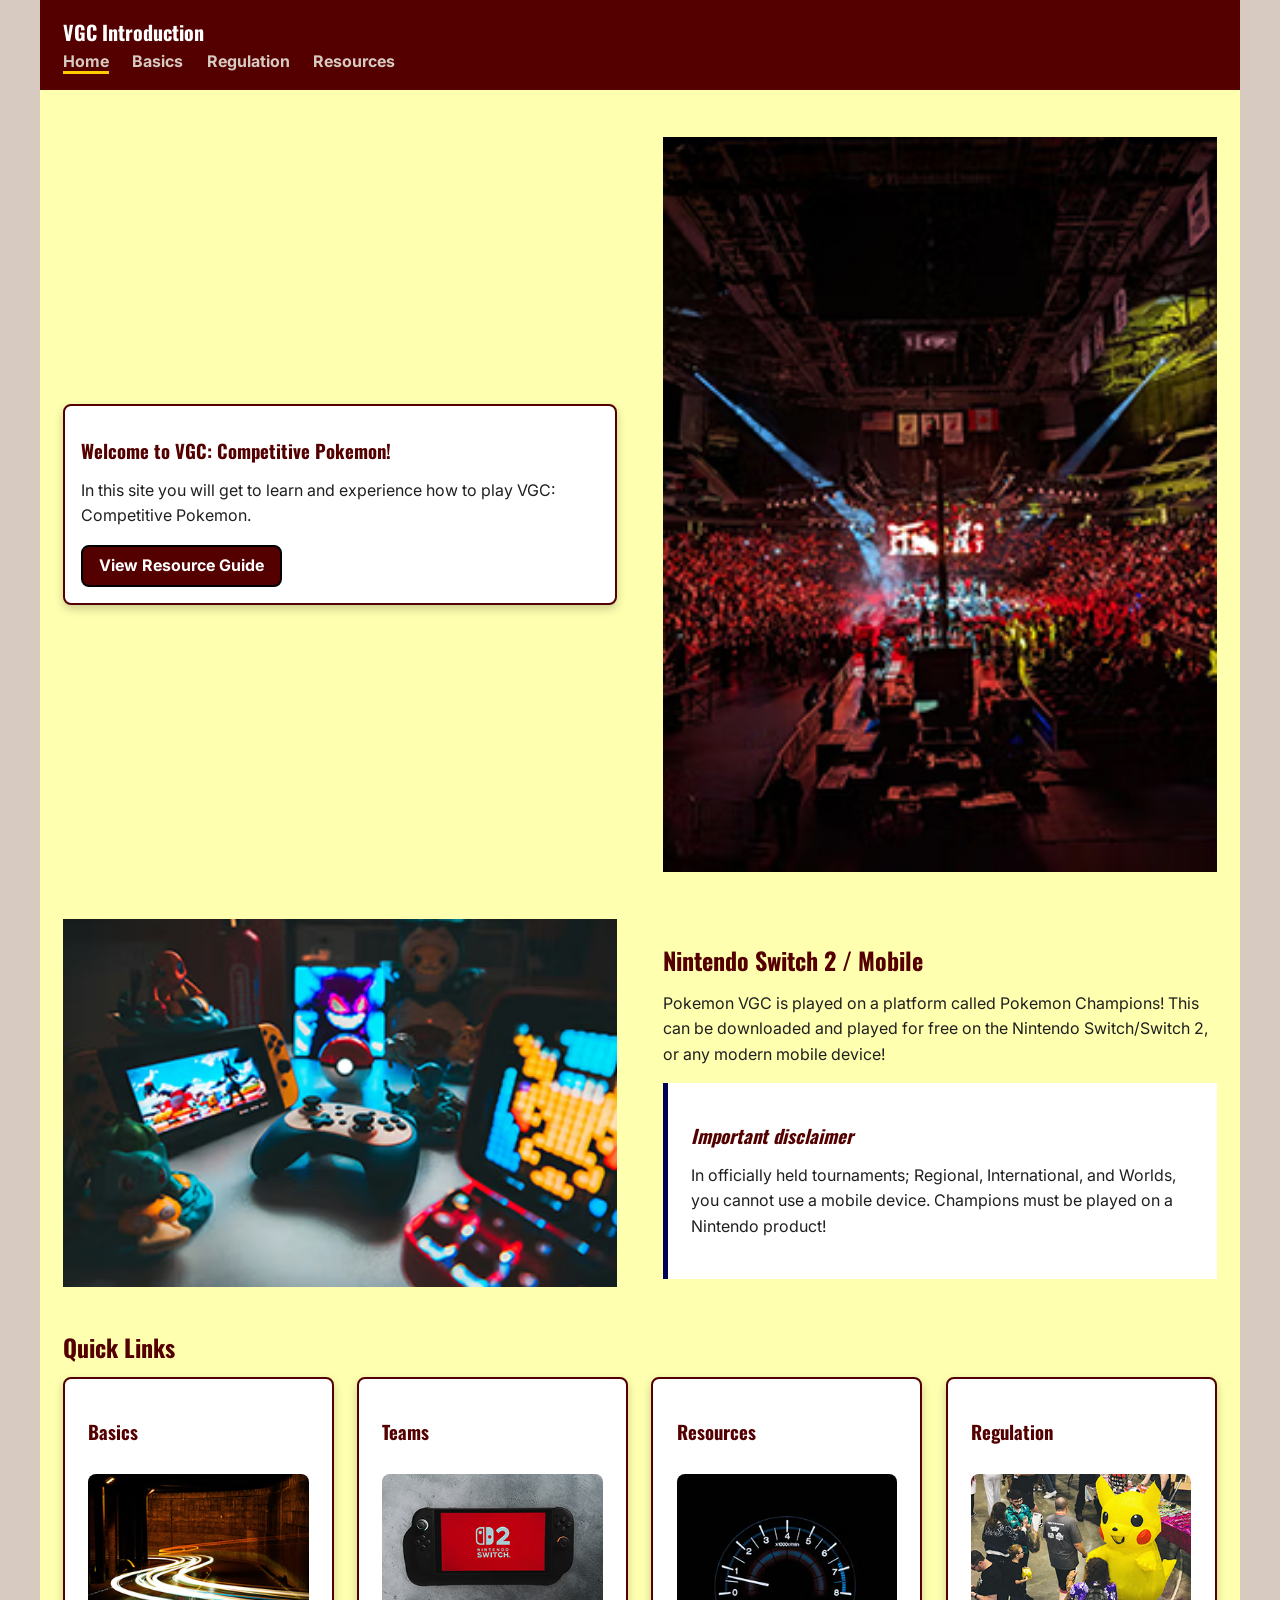
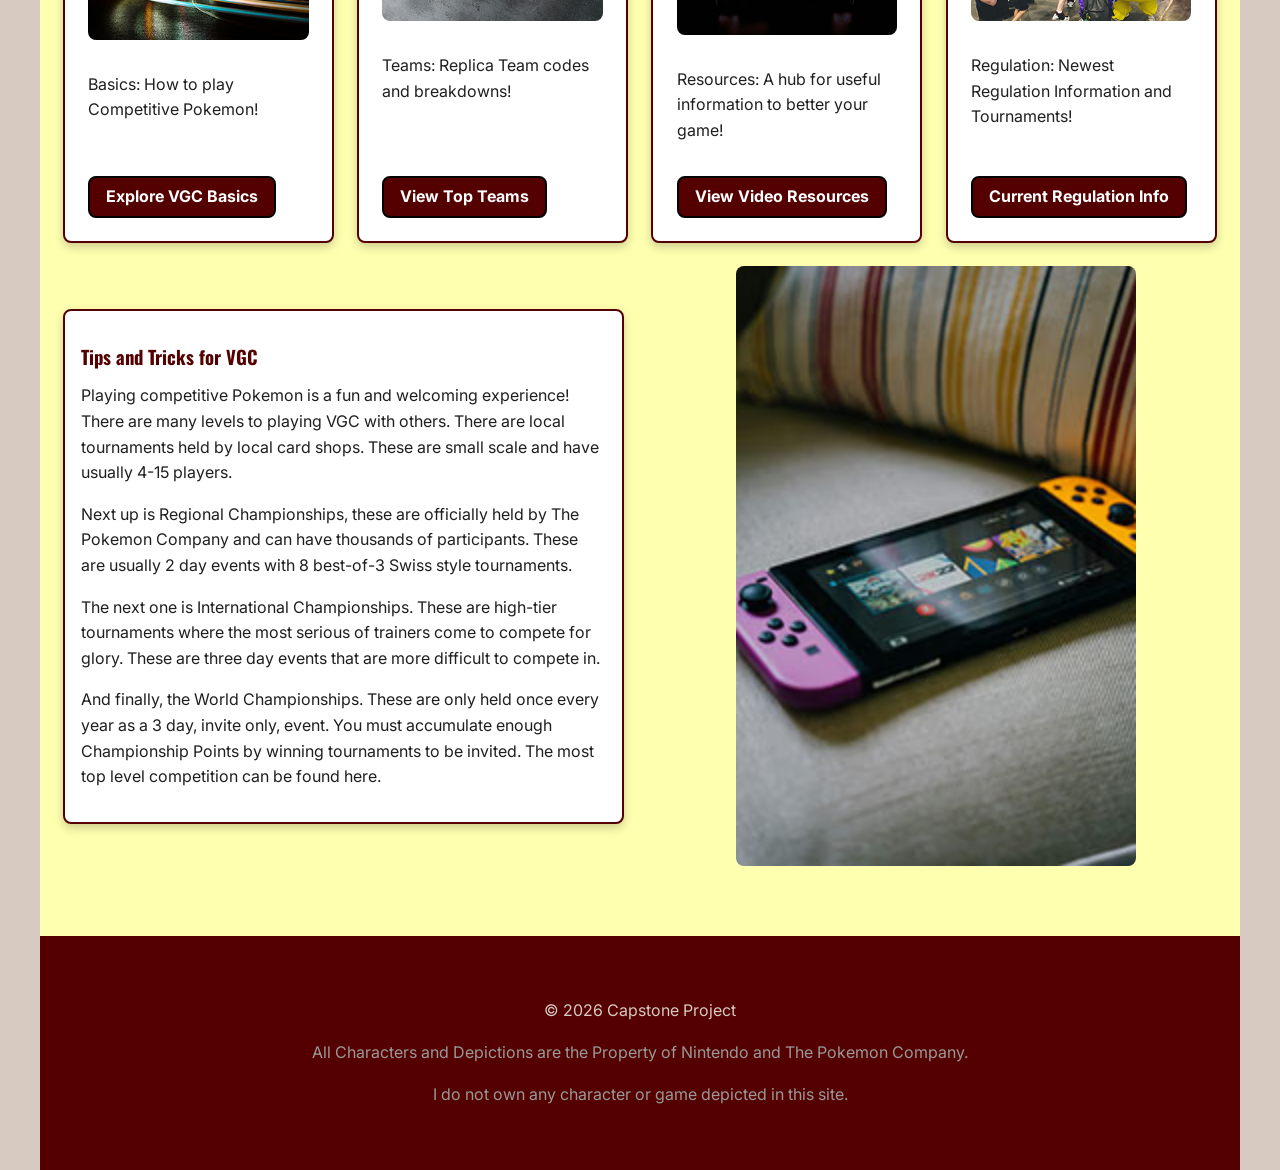
<file: index.html>
<!doctype html>
<html lang="en">
<head>
  <meta charset="utf-8">
  <meta name="description" content="An introduction to VGC: Pokemon Double Battles. Get access to the basics, and resources to learn more.">
  <meta name="author" content="Antonio Rodriguez Jr">
  <meta name="viewport" content="width=device-width, initial-scale=1">
  <title>VGC Introduction: Become a VGC meta master.</title>
  <link rel="canonical" href="https://vgcintroduction.com">
  <link rel="stylesheet" href="mystyles.css">
  <meta property="og:title" content="VGC Introduction: Become a VGC Meta Master.">
  <meta property="og:description" content="An introduction to VGC: Pokemon Double Battles. Get access to dominant tournament team records, interactive format rules, and veteran resource guides.">
  <meta property="og:type" content="website">
  <meta property="og:url" content="https://www.vgcintroduction.com">
  <meta property="og:image" content="https://www.vgcintroduction.com/images/gaming-arena-img.jpg">
  <meta property="og:image:alt" content="A massive, packed indoor stadium, like where the World Championships are held.">

                <!-- Inter FONT NOTES
                      Source: Google Fonts
                      License: Copyright 2020 The Inter Project Authors (https://github.com/rsms/inter)
                              This Font Software is licensed under the SIL Open Font License, Version 1.1 . 
                              This license is copied below, and is also available with a FAQ at: https://openfontlicense.org 
                              SIL OPEN FONT LICENSE Version 1.1 - 26 February 2007-->

                    <!-- Oswald Font notes
                    Source: Google Fonts
                    License: Copyright 2016 The Oswald Project Authors (https://github.com/googlefonts/OswaldFont)
                              This Font Software is licensed under the SIL Open Font License, Version 1.1 . 
                              This license is copied below, and is also available with a FAQ at: https://openfontlicense.org
                              SIL OPEN FONT LICENSE Version 1.1 - 26 February 2007 -->

  <link rel="preconnect" href="https://fonts.googleapis.com">
  <link rel="preconnect" href="https://fonts.gstatic.com" crossorigin>
  <link href="https://fonts.googleapis.com/css2?family=Inter:ital,opsz,wght@0,14..32,100..900;1,14..32,100..900&family=Oswald:wght@200..700&display=swap" rel="stylesheet">
</head>
<body>
  <header>
    <div class="nav-container">
      <a class="site-logo" href="#">VGC Introduction</a>
      <nav>
        <ul class="nav-list">
          <li><a aria-current="page" href="#">Home</a></li>
          <li><a href="basics.html">Basics</a></li>
          <li><a href="regulation.html">Regulation</a></li>
          <li><a href="resources.html">Resources</a></li>
        </ul>
      </nav>
    </div>
  </header>
  <main>
    <!-- First Section -->
    <section class="section1">
        <article>
          <div class="content1">
            <h1>Welcome to VGC: Competitive Pokemon!</h1>
            <p>In this site you will get to learn and experience how to play VGC: Competitive Pokemon.</p>
            <a href="resources.html" class="button">View Resource Guide</a>
          </div>

          <!-- ASSET AND PROVENANCE NOTES
            - Source: Unsplash 
            - License: Unsplash Open Source License - Unsplash grants you an irrevocable, nonexclusive, worldwide copyright license to 
                                                      download, copy, modify, distribute, perform, and use images from Unsplash for free, 
                                                      including for commercial purposes, without permission from or attributing the photographer or Unsplash. 
                                                      This license does not include the right to compile images from Unsplash to replicate a similar or competing service.
            - Purpose: To show how a Pokemon Tournament can be played in big Arenas and venues, decorative.
            - Optimization: splitting the files into two modern formats avif and webp with a fallback of the original JPG file -->
          <picture>
              <source type="image/avif" srcset="images/gaming-arena-img.avif">
              <source type="image/webp" srcset="images/gaming-arena-img.webp">
              <img src="images/gaming-arena-img.jpg" alt="packed arena for a concert" width="600" height="400" loading="lazy">
        </picture>
        </article>
    </section>

    <!-- Second Section  -->
     <section class="section2">
        <article>
          <div class="imagediv">

          <!-- ASSET AND PROVENANCE NOTES
          - Source: Unsplash 
          - License: Unsplash Open Source License - Unsplash grants you an irrevocable, nonexclusive, worldwide copyright license to 
                                                    download, copy, modify, distribute, perform, and use images from Unsplash for free, 
                                                    including for commercial purposes, without permission from or attributing the photographer or Unsplash. 
                                                    This license does not include the right to compile images from Unsplash to replicate a similar or competing service.
          - Purpose: to display potential examples of playing the Nintendo Switch and for decoration.
          - Optimization: splitting the files into two modern formats avif and webp. -->
            <picture>
                <source type="image/avif" srcset="images/how-to-play-img.avif">
                <source type="image/webp" srcset="images/how-to-play-img.webp">

              <img src="images/how-to-play-img.jpg" alt=" table full of Nintendo products such as a Switch, a controller, and various Pokémon products." width="600" height="400" loading="lazy">
            </picture>
          </div>
          <div class="switch-2-info">
            <h2>Nintendo Switch 2 / Mobile</h2>
            <p>Pokemon VGC is played on a platform called Pokemon Champions!
              This can be downloaded and played for free on the Nintendo Switch/Switch 2, or any modern mobile device!</p>
            <div class="callout">
              <h3>Important disclaimer</h3>
              <p>In officially held tournaments; Regional, International, and Worlds, you cannot use a mobile device. Champions must be played on a Nintendo product!</p>
            </div>
          </div>
        </article>
    </section>



    <!-- Section Three -->

     <section>
      <h2>Quick Links</h2>
      <div class="card-grid">
          <div class="card">
              <h3>Basics</h3>

              <!-- ASSET AND PROVENANCE NOTES
            - Source: Unsplash 
            - License: Unsplash Open Source License - Unsplash grants you an irrevocable, nonexclusive, worldwide copyright license to 
                                                      download, copy, modify, distribute, perform, and use images from Unsplash for free, 
                                                      including for commercial purposes, without permission from or attributing the photographer or Unsplash. 
                                                      This license does not include the right to compile images from Unsplash to replicate a similar or competing service.
            - Purpose: To showcase a decorative image for speed control in Pokemon.
            - Optimization: splitting the files into two modern formats avif and webp. -->
                <picture>
                  <source type="image/avif" srcset="images/speed-control-img.avif">
                  <source type="image/webp" srcset="images/speed-control-img.webp">

                  <img src="images/speed-control-img.jpg" alt=" Lights traveling through a tunnel, showing speed." width="400" height="250" loading="lazy">
              </picture>
              <p>Basics: How to play Competitive Pokemon!</p>
              <a href="basics.html" class="button">Explore VGC Basics</a> 
          </div>
          
        
          <div class="card">
              <h3>Teams</h3>

              <!-- ASSET AND PROVENANCE NOTES
            - Source: Unsplash 
            - License: Unsplash Open Source License - Unsplash grants you an irrevocable, nonexclusive, worldwide copyright license to 
                                                      download, copy, modify, distribute, perform, and use images from Unsplash for free, 
                                                      including for commercial purposes, without permission from or attributing the photographer or Unsplash. 
                                                      This license does not include the right to compile images from Unsplash to replicate a similar or competing service.
            - Purpose: a decorative image to show the switch 2
            - Optimization: splitting the files into two modern formats avif and webp.-->
                <picture>
                  <source type="image/avif" srcset="images/switch-2-img.avif">
                  <source type="image/webp" srcset="images/switch-2-img.webp">

                  <img src="images/switch-2-img.jpg" alt="Switch 2 console on a concrete background. " width="400" height="250" loading="lazy">
                </picture>
              <p>Teams: Replica Team codes and breakdowns!</p>
              <a href="regulation.html" class="button">View Top Teams</a> 
          </div>
          
        
          <div class="card">
              <h3>Resources</h3>
              <!-- ASSET AND PROVENANCE NOTES
            - Source: Unsplash 
            - License: Unsplash Open Source License - Unsplash grants you an irrevocable, nonexclusive, worldwide copyright license to 
                                                      download, copy, modify, distribute, perform, and use images from Unsplash for free, 
                                                      including for commercial purposes, without permission from or attributing the photographer or Unsplash. 
                                                      This license does not include the right to compile images from Unsplash to replicate a similar or competing service.
            - Purpose: another speed control decorative example
            - Optimization: splitting the files into two modern formats avif and webp. -->
                <picture>
                  <source type="image/avif" srcset="images/speed-control-img-2.avif">
                  <source type="image/webp" srcset="images/speed-control-img-2.webp">

                  <img src="images/speed-control-img-2.jpg" alt="Speedometer showing the revs per minute of a car." width="400" height="250" loading="lazy">
                </picture>
              <p>Resources: A hub for useful information to better your game!</p>
              <a href="resources.html" class="button">View Video Resources</a> 
          </div>
          
        
          <div class="card">
              <h3>Regulation</h3>
              <!-- ASSET AND PROVENANCE NOTES
            - Source: Unsplash 
            - License: Unsplash Open Source License - Unsplash grants you an irrevocable, nonexclusive, worldwide copyright license to 
                                                      download, copy, modify, distribute, perform, and use images from Unsplash for free, 
                                                      including for commercial purposes, without permission from or attributing the photographer or Unsplash. 
                                                      This license does not include the right to compile images from Unsplash to replicate a similar or competing service.
            - Purpose: A decorative example of how it may look at a Pokemon Regional Championship
            - Optimization: splitting the files into two modern formats avif and webp. -->
              <picture>
                <source type="image/avif" srcset="images/gaming-arena-img-2.avif">
                <source type="image/webp" srcset="images/gaming-arena-img-2.webp">

                <img src="images/gaming-arena-img-2.jpg" alt="Pokemon mascot, Pikachu, with spectators at a Pokemon Tournament. " width="400" height="250" loading="lazy">
              </picture>
              <p>Regulation: Newest Regulation Information and Tournaments!</p>
              <a href="regulation.html" class="button">Current Regulation Info</a> 
          </div>
        </div>
      </section>
      <div class="group">
        <section class="tips-tricks">
          <div class="main-content">
            <h3>Tips and Tricks for VGC</h3>
            <p>Playing competitive Pokemon is a fun and welcoming experience! There are many levels to playing VGC with others. There are local tournaments held by local card shops. These are small scale and have usually 4-15 players.</p>
            <p>Next up is Regional Championships, these are officially held by The Pokemon Company and can have thousands of participants. These are usually 2 day events with 8 best-of-3 Swiss style tournaments.</p>
            <p>The next one is International Championships. These are high-tier tournaments where the most serious of trainers come to compete for glory. These are three day events that are more difficult to compete in.</p>
            <p>And finally, the World Championships. These are only held once every year as a 3 day, invite only, event. You must accumulate enough Championship Points by winning tournaments to be invited. The most top level competition can be found here.</p>
          </div>
        </section>
        <section class="image">
            <picture>
              <source type="image/avif" srcset="images/vertical-switch-2.avif">
              <source type="image/webp" srcset="images/vertical-switch-2.webp">

              <img src="images/vertical-switch-2.jpg" alt="Nintendo switch on a couch next to a pillow" width="400" height="250" loading="lazy">
            </picture>
        </section>
      </div>
  </main>
<footer>
    <p class="text-center">&copy; 2026 Capstone Project</p>
    <p class="text-center muted">All Characters and Depictions are the Property of Nintendo and The Pokemon Company.</p>
    <p class="text-center muted">I do not own any character or game depicted in this site.</p>
  </footer>
</body>
</html>
</file>
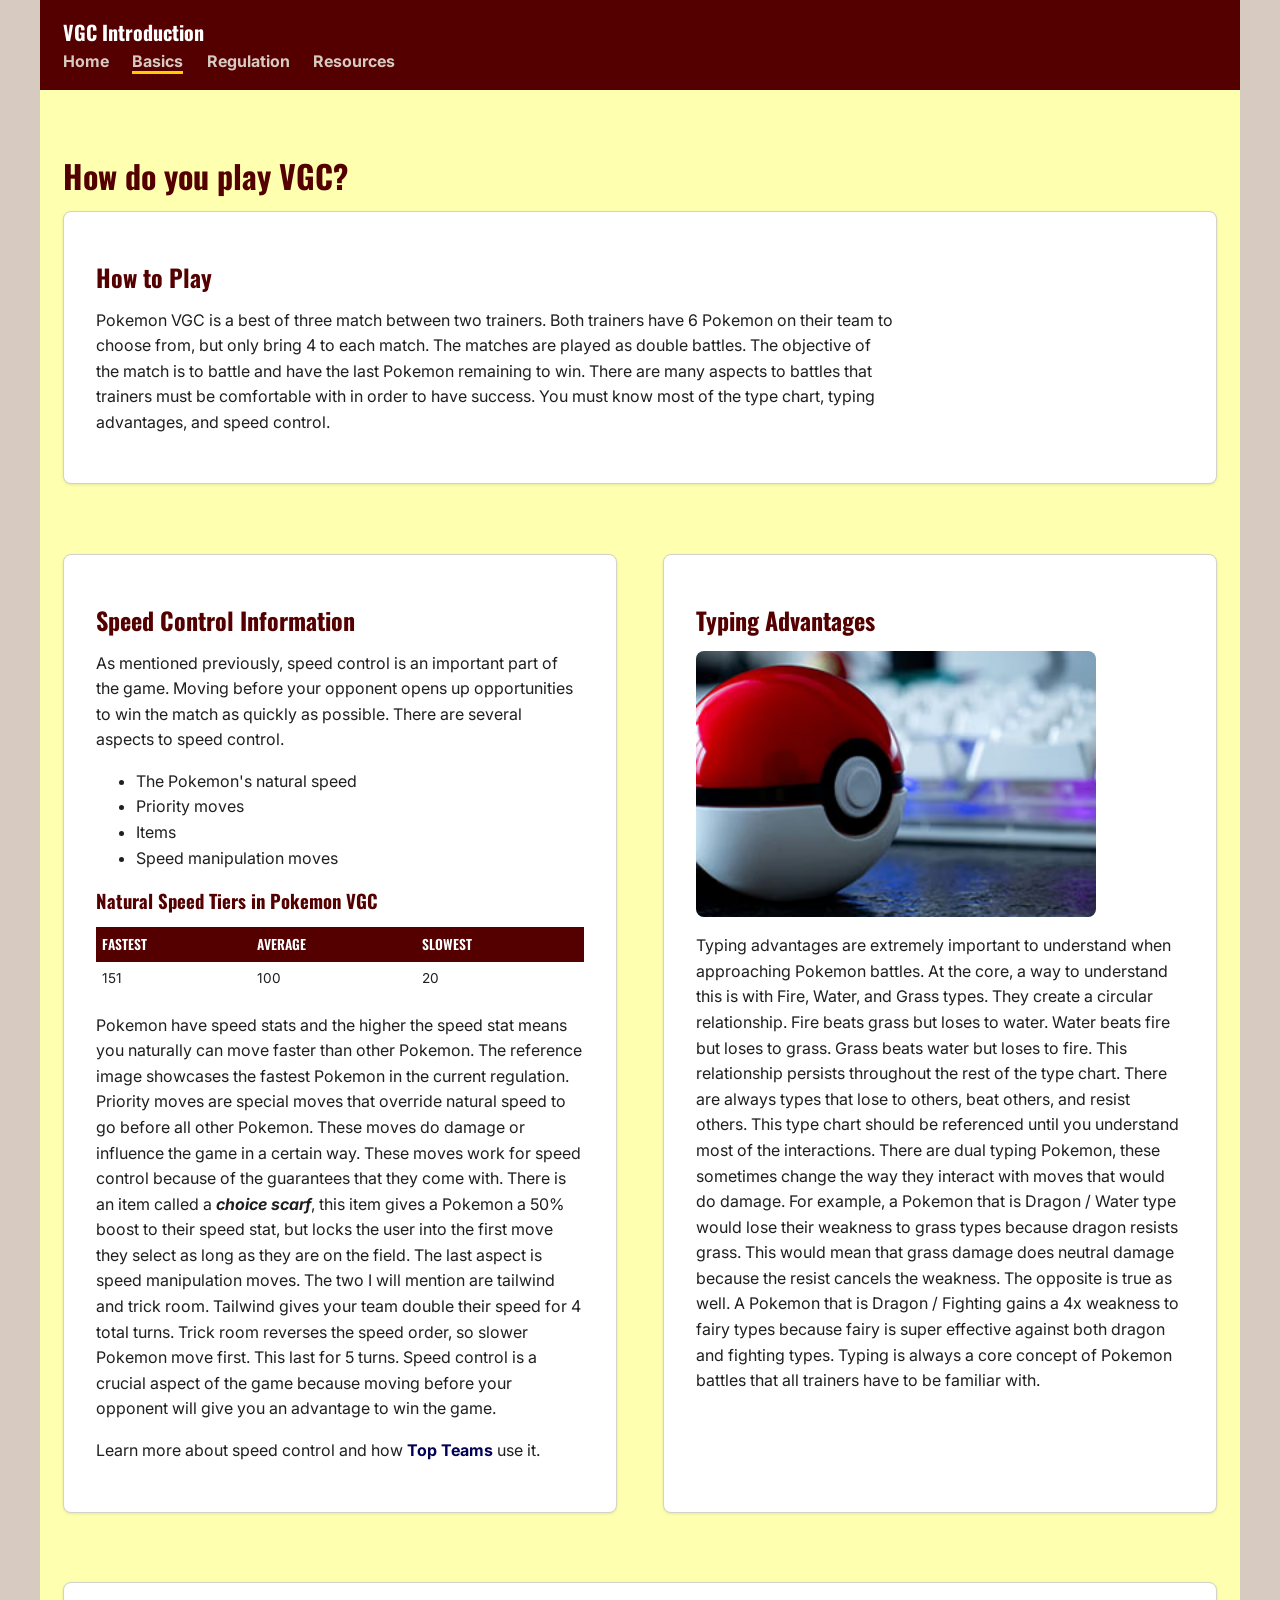
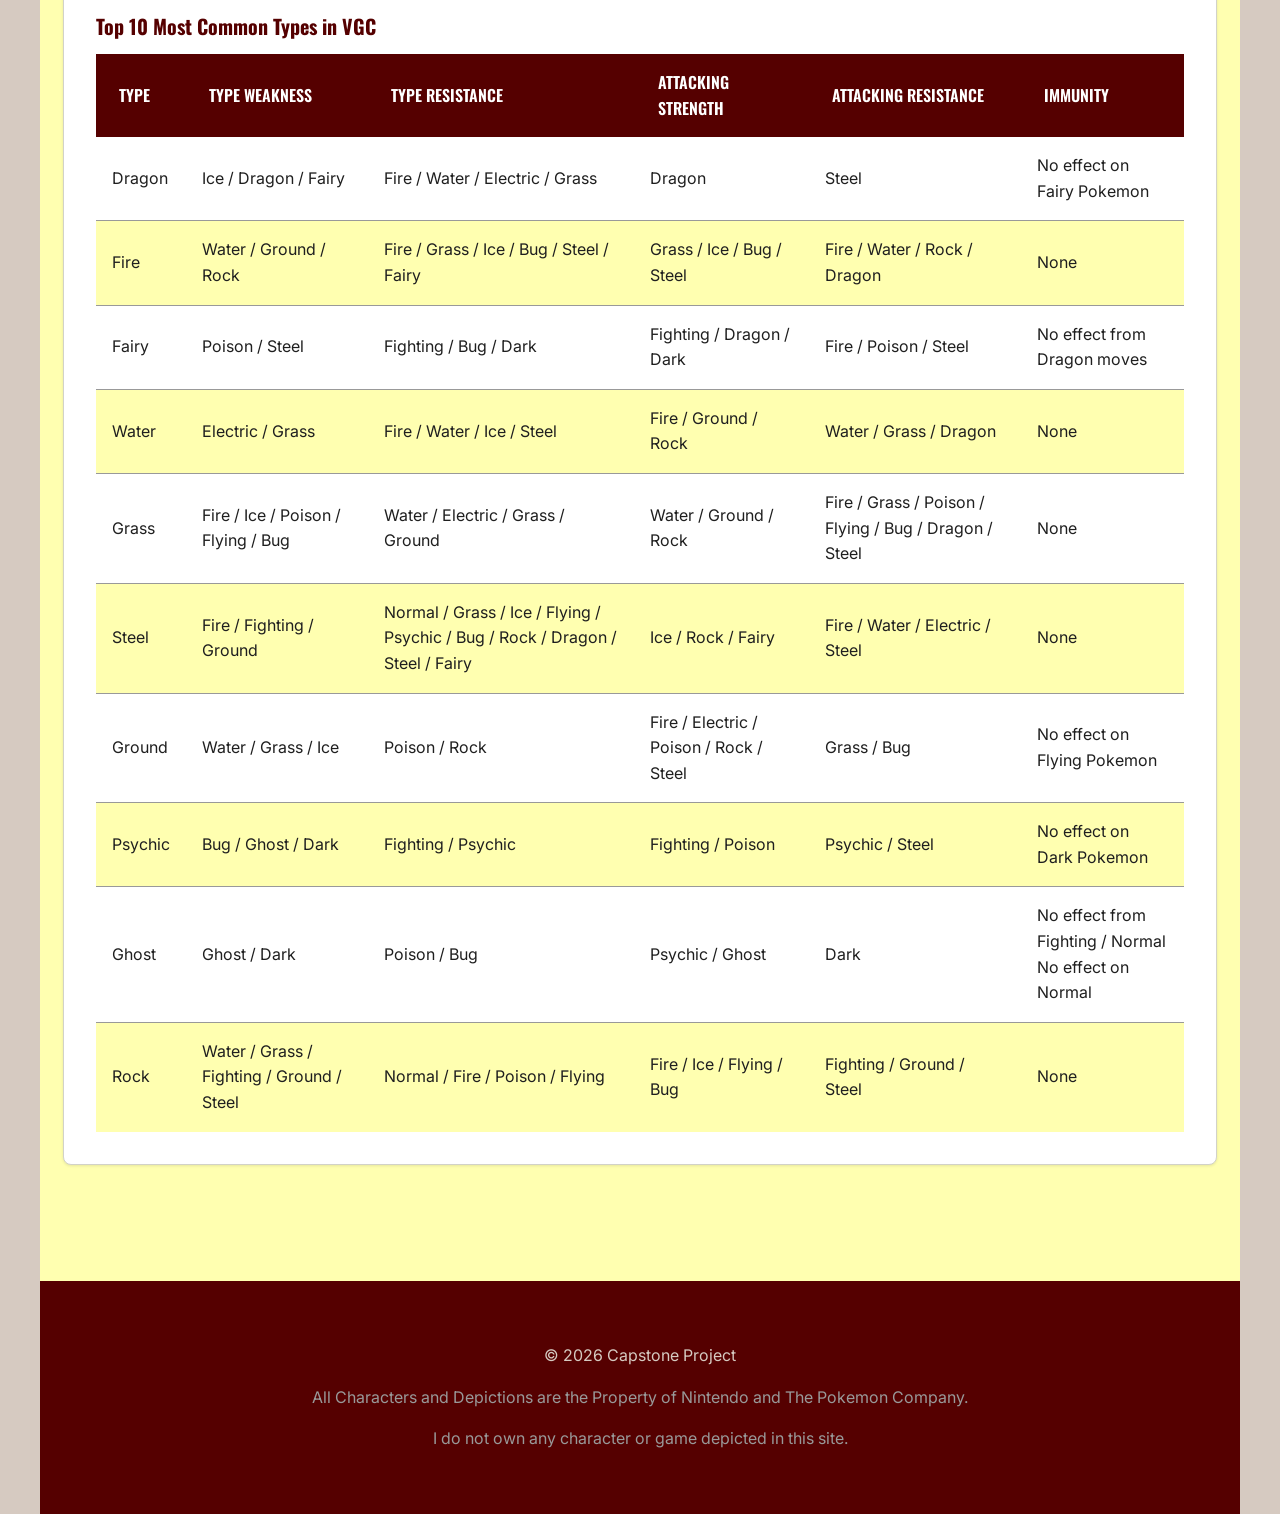
<file: basics.html>
<!doctype html>
<html lang="en">
<head>
  <meta charset="utf-8">
  <meta name="description" content="A clear overview of the basics of Double Battles in competitive Pokemon. Learn how to beat your opponent.">
  <meta name="author" content="Antonio Rodriguez Jr">
  <meta name="viewport" content="width=device-width, initial-scale=1">
  <title>VGC Introduction: Learn the basics.</title>
  <link rel="stylesheet" href="mystyles.css">
  <link rel="canonical" href="https://vgcintroduction.com/basics.html">

                <!-- Inter FONT NOTES
                      Source: Google Fonts
                      License: Copyright 2020 The Inter Project Authors (https://github.com/rsms/inter)
                              This Font Software is licensed under the SIL Open Font License, Version 1.1 . 
                              This license is copied below, and is also available with a FAQ at: https://openfontlicense.org 
                              SIL OPEN FONT LICENSE Version 1.1 - 26 February 2007-->

                    <!-- Oswald Font notes
                    Source: Google Fonts
                    License: Copyright 2016 The Oswald Project Authors (https://github.com/googlefonts/OswaldFont)
                              This Font Software is licensed under the SIL Open Font License, Version 1.1 . 
                              This license is copied below, and is also available with a FAQ at: https://openfontlicense.org
                              SIL OPEN FONT LICENSE Version 1.1 - 26 February 2007 -->

  <link rel="preconnect" href="https://fonts.googleapis.com">
  <link rel="preconnect" href="https://fonts.gstatic.com" crossorigin>
  <link href="https://fonts.googleapis.com/css2?family=Inter:ital,opsz,wght@0,14..32,100..900;1,14..32,100..900&family=Oswald:wght@200..700&display=swap" rel="stylesheet">
</head>
<body>
  <header>
    <div class="nav-container">
      <a class="site-logo" href="#">VGC Introduction</a>
      <nav>
        <ul class="nav-list">
          <li><a href="index.html">Home</a></li>
          <li><a aria-current="page" href="#">Basics</a></li>
          <li><a href="regulation.html">Regulation</a></li>
          <li><a href="resources.html">Resources</a></li>
        </ul>
      </nav>
    </div>
  </header>
  <main>
    <h1>How do you play VGC?</h1>
    <article class="content-grid">

        <!-- How to play section -->
        <section class ="how2">
            <h2>How to Play</h2> 
            <p>Pokemon VGC is a best of three match between two trainers. Both trainers have 6 Pokemon on their team to choose from, but only bring 4 to each match. 
            The matches are played as double battles. The objective of the match is to battle and have the last Pokemon remaining to win. There are many aspects to battles that trainers must be comfortable with in order to have success. 
            You must know most of the type chart, typing advantages, and speed control.</p>
        </section>

        <!-- speed control section -->
        <section class="speedctrl">
            <h2>Speed Control Information</h2>

            <p>As mentioned previously, speed control is an important part of the game. Moving before your opponent opens up opportunities to win the match as quickly as possible. There are several aspects to speed control.</p>
            <ul>
                <li>The Pokemon's natural speed</li>
                <li>Priority moves</li>
                <li>Items</li>
                <li>Speed manipulation moves</li>
            </ul>

            <h3>Natural Speed Tiers in Pokemon VGC</h3>
            <div class="tablewrapper">
              <table>
                <thead>
                  <tr>
                    <th scope="col">Fastest</th>
                    <th scope="col">Average</th>
                    <th scope="col">Slowest</th>
                  </tr>
                </thead>
                <tbody>
                  <tr>
                    <td>151</td>
                    <td>100</td>
                    <td>20</td>
                  </tr>
                </tbody>
              </table>
            </div>


            <p>Pokemon have speed stats and the higher the speed stat means you naturally can move faster than other Pokemon. The reference image showcases the fastest Pokemon in the current regulation.
            Priority moves are special moves that override natural speed to go before all other Pokemon. These moves do damage or influence the game in a certain way. These moves work for speed control because of the guarantees that they come with. 
            There is an item called a <span class="choice">choice scarf</span>, this item gives a Pokemon a 50% boost to their speed stat, but locks the user into the first move they select as long as they are on the field.
            The last aspect is speed manipulation moves. The two I will mention are tailwind and trick room. Tailwind gives your team double their speed for 4 total turns. Trick room reverses the speed order, so slower Pokemon move first. This last for 5 turns.
            Speed control is a crucial aspect of the game because moving before your opponent will give you an advantage to win the game.</p>
            <p>Learn more about speed control and how <a href="regulation.html#top-teams">Top Teams</a> use it.</p>

        </section>

        <!-- type chart section -->
        <section class="type-advt">
            <h2>Typing Advantages</h2>
            <!-- ASSET AND PROVENANCE NOTES
            - Source: Unsplash 
            - License: Unsplash Open Source License - Unsplash grants you an irrevocable, nonexclusive, worldwide copyright license to 
                                                      download, copy, modify, distribute, perform, and use images from Unsplash for free, 
                                                      including for commercial purposes, without permission from or attributing the photographer or Unsplash. 
                                                      This license does not include the right to compile images from Unsplash to replicate a similar or competing service. -->
            <picture>
              <source type="image/avif" srcset="images/pokeball-img.avif">
              <source type="image/webp" srcset="images/pokeball-img.webp">
              <img src="images/pokeball-img.jpg" alt="A computer desk with a keyboard and a replica Pokeball in the front left of the image" width="400" height="250" loading="lazy">
            </picture>
            <p>Typing advantages are extremely important to understand when approaching Pokemon battles. At the core, a way to understand this is with Fire, Water, and Grass types. 
            They create a circular relationship. Fire beats grass but loses to water. Water beats fire but loses to grass. Grass beats water but loses to fire. 
            This relationship persists throughout the rest of the type chart. There are always types that lose to others, beat others, and resist others. This type chart should be referenced until you understand most of the interactions.
            There are dual typing Pokemon, these sometimes change the way they interact with moves that would do damage. For example, a Pokemon that is Dragon / Water type would lose their weakness to grass types because dragon resists grass. 
            This would mean that grass damage does neutral damage because the resist cancels the weakness. The opposite is true as well. 
            A Pokemon that is Dragon / Fighting gains a 4x weakness to fairy types because fairy is super effective against both dragon and fighting types.
            Typing is always a core concept of Pokemon battles that all trainers have to be familiar with.</p>
        </section>
        <section class="chart">
          <div class="tablewrapper">
              <table>
                <caption>Top 10 Most Common Types in VGC</caption>
                <thead>
                  <tr>
                    <th scope="col">Type</th>
                    <th scope="col">Type Weakness</th>
                    <th scope="col">Type Resistance</th>
                    <th scope="col">Attacking Strength</th>
                    <th scope="col">Attacking Resistance</th>
                    <th scope="col">Immunity</th>
                  </tr>
                </thead>
                <tbody>
                  <tr>
                    <td>Dragon</td>
                    <td>Ice / Dragon / Fairy</td>
                    <td>Fire / Water / Electric / Grass</td>
                    <td>Dragon</td>
                    <td>Steel</td>
                    <td>No effect on Fairy Pokemon</td>
                  </tr>
                  <tr>
                    <td>Fire</td>
                    <td>Water / Ground / Rock</td>
                    <td>Fire / Grass / Ice / Bug / Steel / Fairy</td>
                    <td>Grass / Ice / Bug / Steel</td>
                    <td>Fire / Water / Rock / Dragon</td>
                    <td>None</td>
                  </tr>
                  <tr>
                    <td>Fairy</td>
                    <td>Poison / Steel</td>
                    <td>Fighting / Bug / Dark</td>
                    <td>Fighting / Dragon / Dark</td>
                    <td>Fire / Poison / Steel</td>
                    <td>No effect from Dragon moves</td>
                  </tr>
                  <tr>
                    <td>Water</td>
                    <td>Electric / Grass</td>
                    <td>Fire / Water / Ice / Steel</td>
                    <td>Fire / Ground / Rock</td>
                    <td>Water / Grass / Dragon</td>
                    <td>None</td>
                  </tr>
                  <tr>
                    <td>Grass</td>
                    <td>Fire / Ice / Poison / Flying / Bug</td>
                    <td>Water / Electric / Grass / Ground</td>
                    <td>Water / Ground / Rock</td>
                    <td>Fire / Grass / Poison / Flying / Bug / Dragon / Steel</td>
                    <td>None</td>
                  </tr>
                  <tr>
                    <td>Steel</td>
                    <td>Fire / Fighting / Ground</td>
                    <td>Normal / Grass / Ice / Flying / Psychic / Bug / Rock / Dragon / Steel / Fairy</td>
                    <td>Ice / Rock / Fairy</td>
                    <td>Fire / Water / Electric / Steel</td>
                    <td>None</td>
                  </tr>
                  <tr>
                    <td>Ground</td>
                    <td>Water / Grass / Ice</td>
                    <td>Poison / Rock</td>
                    <td>Fire / Electric / Poison / Rock / Steel</td>
                    <td>Grass / Bug</td>
                    <td>No effect on Flying Pokemon</td>
                  </tr>
                  <tr>
                    <td>Psychic</td>
                    <td>Bug / Ghost / Dark</td>
                    <td>Fighting / Psychic</td>
                    <td>Fighting / Poison</td>
                    <td>Psychic / Steel</td>
                    <td>No effect on Dark Pokemon</td>
                  </tr>
                  <tr>
                    <td>Ghost</td>
                    <td>Ghost / Dark</td>
                    <td>Poison / Bug</td>
                    <td>Psychic / Ghost</td>
                    <td>Dark</td>
                    <td>No effect from Fighting / Normal<br> No effect on Normal</td>
                  </tr>
                  <tr>
                    <td>Rock</td>
                    <td>Water / Grass / Fighting / Ground / Steel</td>
                    <td>Normal / Fire / Poison / Flying</td>
                    <td>Fire / Ice / Flying / Bug</td>
                    <td>Fighting / Ground / Steel</td>
                    <td>None</td>
                  </tr>
                </tbody>
              </table>
            </div>
        </section>
    </article>
  </main>
  <footer>
    <p class="text-center">&copy; 2026 Capstone Project</p>
    <p class="text-center muted">All Characters and Depictions are the Property of Nintendo and The Pokemon Company.</p>
    <p class="text-center muted">I do not own any character or game depicted in this site.</p>
  </footer>
</body>
</html>
</file>
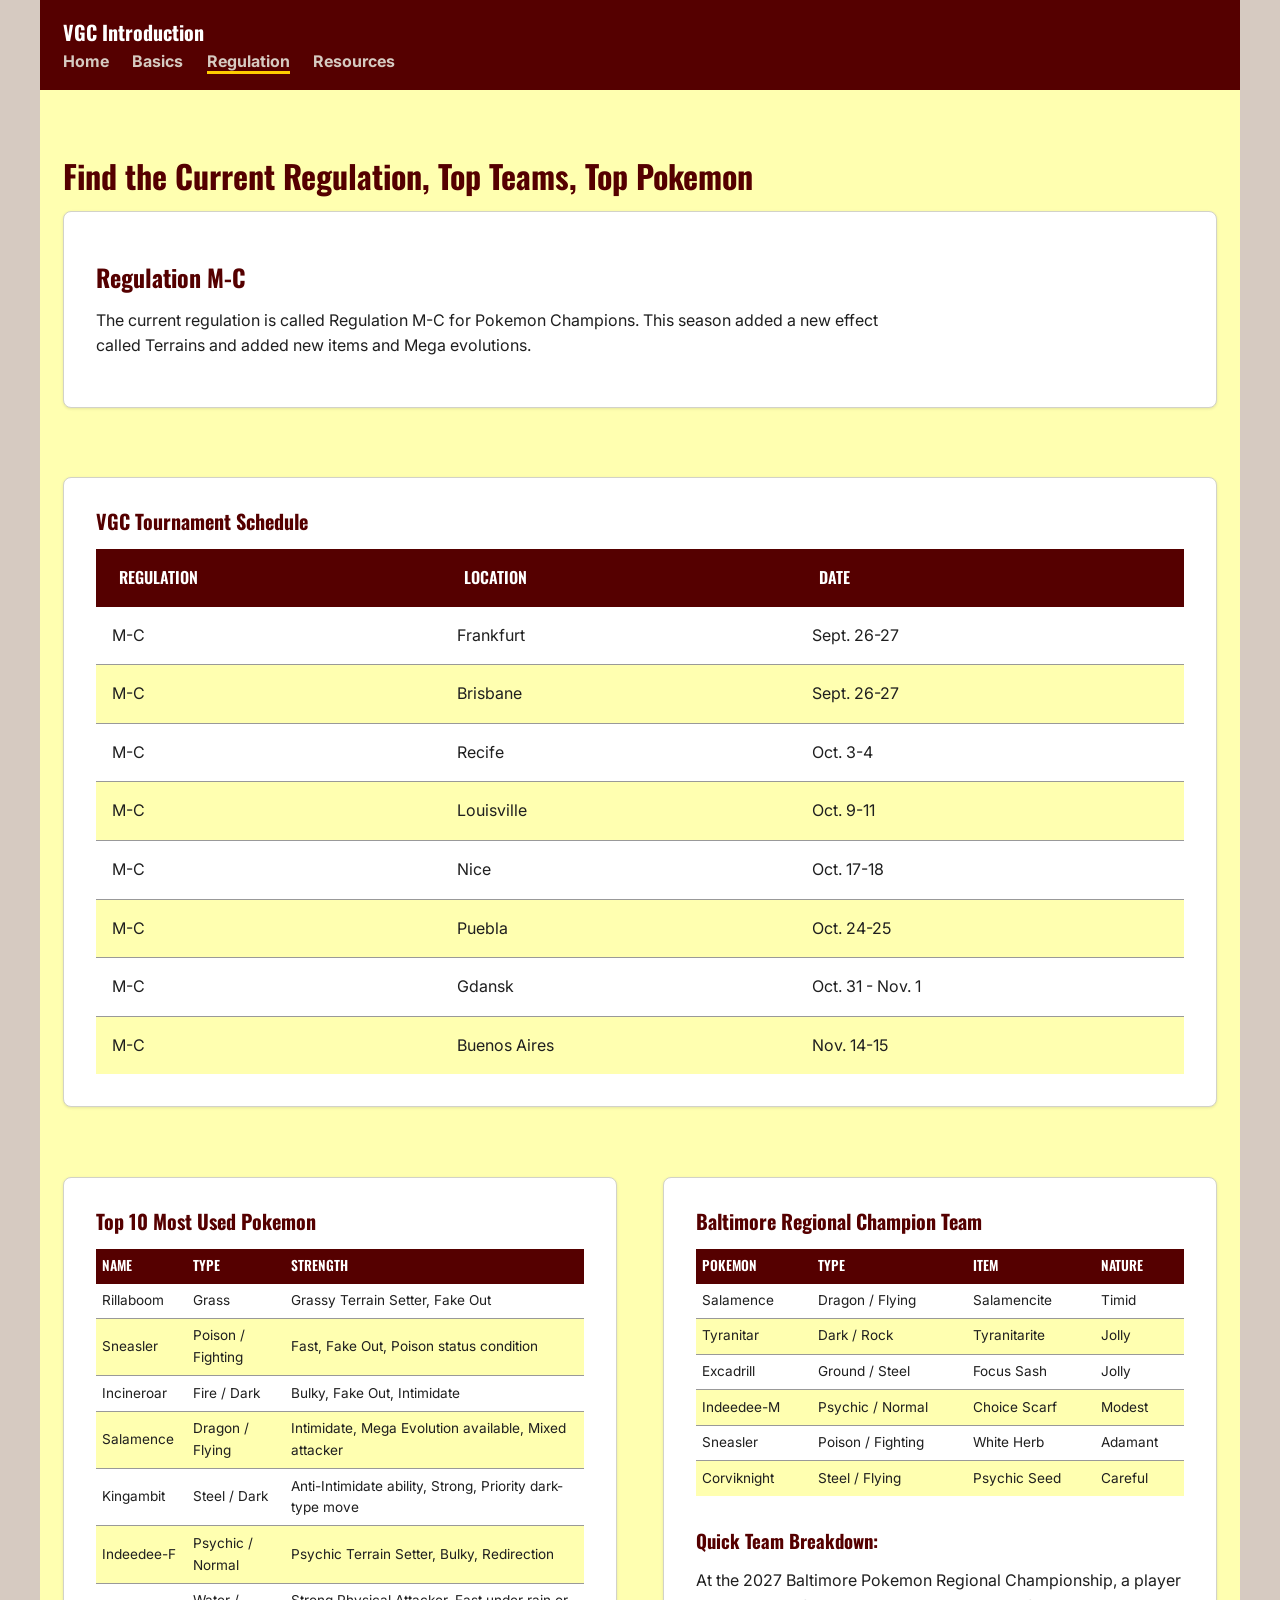
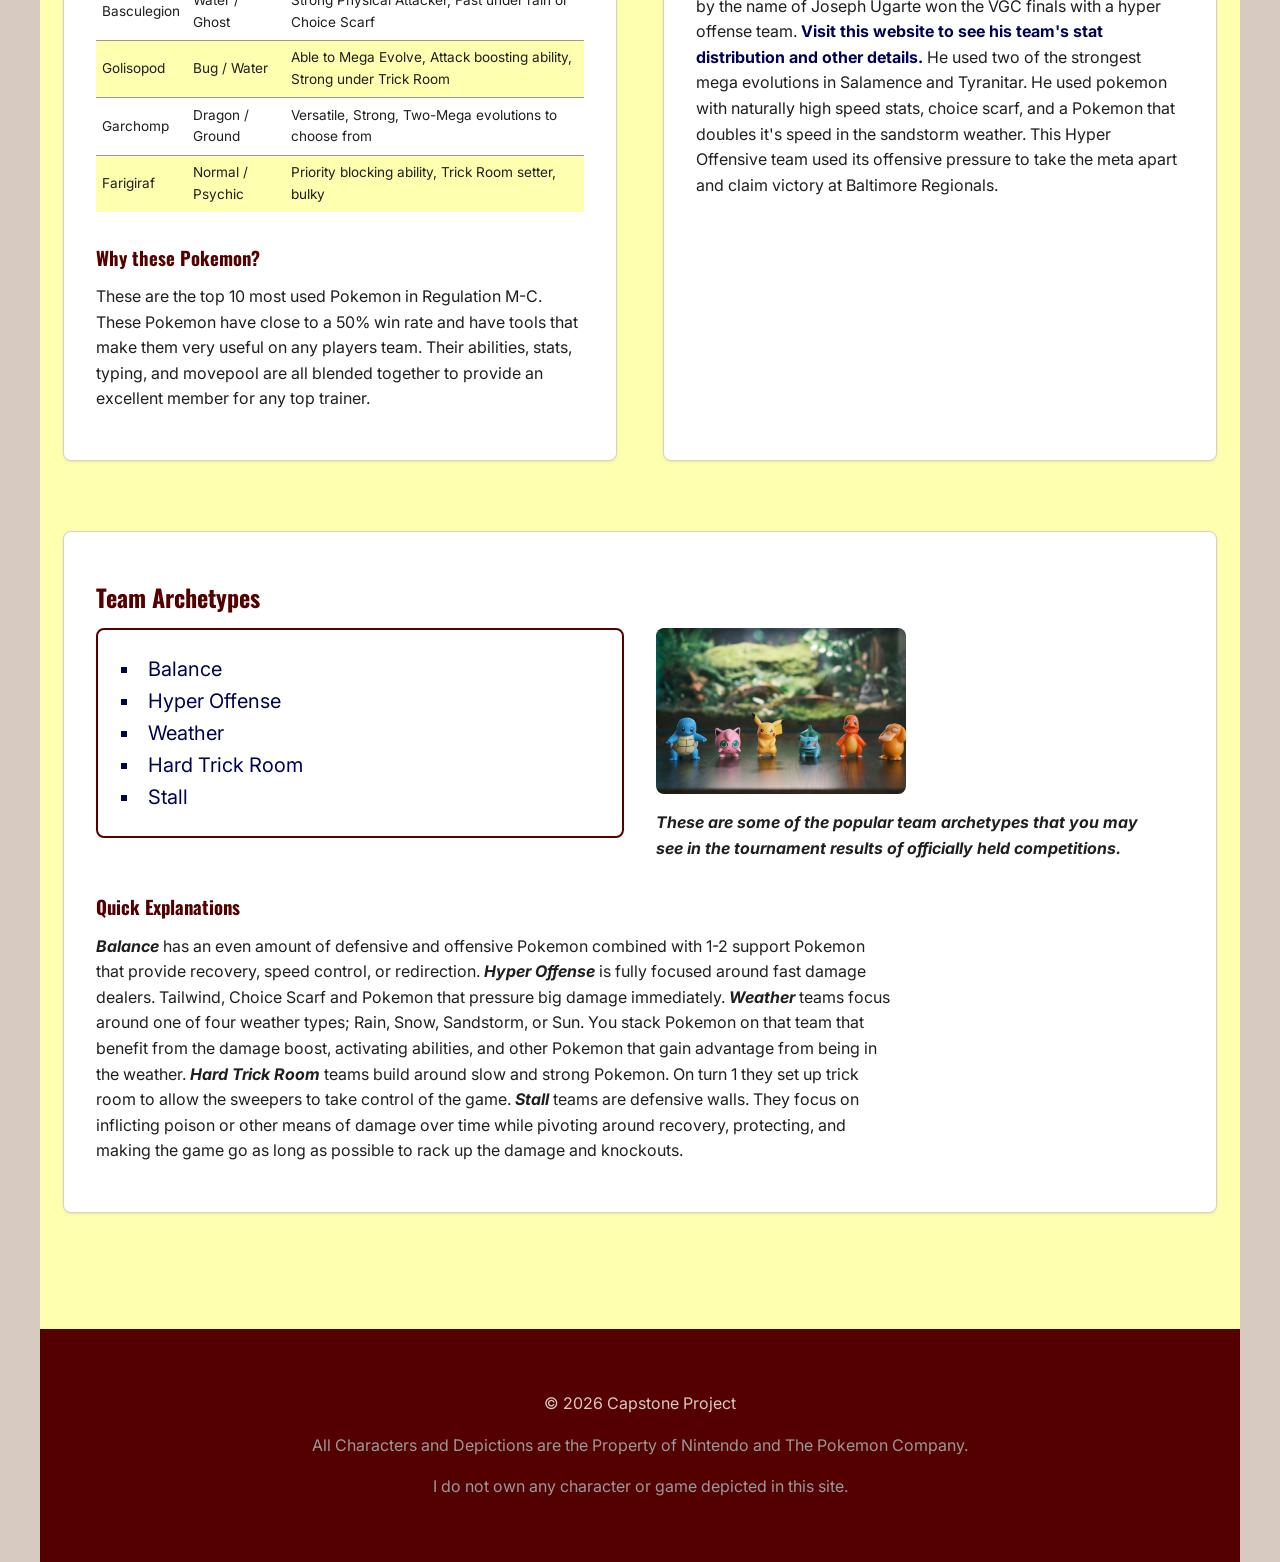
<file: regulation.html>
<!doctype html>
<html lang="en">
<head>
  <meta charset="utf-8">
  <meta name="description" content="Get the most up to date information regarding the current regulation. Learn about the top Pokemon, top teams, and tournament schedule.">
  <meta name="author" content="Antonio Rodriguez Jr">
  <meta name="viewport" content="width=device-width, initial-scale=1">
  <title>VGC Introduction: What is the current regulation?</title>
  <link rel="canonical" href="https://vgcintroduction.com/regulation.html">
  <link rel="stylesheet" href="mystyles.css">

                <!-- Inter FONT NOTES
                      Source: Google Fonts
                      License: Copyright 2020 The Inter Project Authors (https://github.com/rsms/inter)
                              This Font Software is licensed under the SIL Open Font License, Version 1.1 . 
                              This license is copied below, and is also available with a FAQ at: https://openfontlicense.org 
                              SIL OPEN FONT LICENSE Version 1.1 - 26 February 2007-->

                    <!-- Oswald Font notes
                    Source: Google Fonts
                    License: Copyright 2016 The Oswald Project Authors (https://github.com/googlefonts/OswaldFont)
                              This Font Software is licensed under the SIL Open Font License, Version 1.1 . 
                              This license is copied below, and is also available with a FAQ at: https://openfontlicense.org
                              SIL OPEN FONT LICENSE Version 1.1 - 26 February 2007 -->

  <link rel="preconnect" href="https://fonts.googleapis.com">
  <link rel="preconnect" href="https://fonts.gstatic.com" crossorigin>
  <link href="https://fonts.googleapis.com/css2?family=Inter:ital,opsz,wght@0,14..32,100..900;1,14..32,100..900&family=Oswald:wght@200..700&display=swap" rel="stylesheet">
</head>
<body>
  <header>
    <div class="nav-container">
      <a class="site-logo" href="#">VGC Introduction</a>
      <nav>
        <ul class="nav-list">
          <li><a href="index.html">Home</a></li>
          <li><a href="basics.html">Basics</a></li>
          <li><a aria-current="page" href="#">Regulation</a></li>
          <li><a href="resources.html">Resources</a></li>
          
        </ul>
      </nav>
    </div>
  </header>
  <main>
    <h1>Find the Current Regulation, Top Teams, Top Pokemon</h1>
    <article class="content-grid">
      <!-- current regulation section -->
  
        <section class="curr-reg">
            <h2>Regulation M-C</h2>
            <p>The current regulation is called Regulation M-C for Pokemon Champions. This season added a new effect called Terrains and added new items and Mega evolutions.</p>
        </section>
     


      <!-- calendar section -->
        <section class="calndr">
            
            <!-- put a table here of the calendar of the next tournaments until the end of 2026. -->
            
          <div class="tablewrapper">
            <table>
              <caption>VGC Tournament Schedule</caption>
              <thead>
                <tr>
                  <th scope="col">Regulation</th>
                  <th scope="col">Location</th>
                  <th scope="col">Date</th>
                </tr>
              </thead>
              <tbody>
                <tr>
                  <td>M-C</td>
                  <td>Frankfurt</td>
                  <td>Sept. 26-27</td>
                </tr>
                <tr>
                  <td>M-C</td>
                  <td>Brisbane</td>
                  <td>Sept. 26-27</td>
                </tr>
                <tr>
                  <td>M-C</td>
                  <td>Recife</td>
                  <td>Oct. 3-4</td>
                </tr>
                <tr>
                  <td>M-C</td>
                  <td>Louisville</td>
                  <td>Oct. 9-11</td>
                </tr>
                <tr>
                  <td>M-C</td>
                  <td>Nice</td>
                  <td>Oct. 17-18</td>
                </tr>
                <tr>
                  <td>M-C</td>
                  <td>Puebla</td>
                  <td>Oct. 24-25</td>
                </tr>
                <tr>
                  <td>M-C</td>
                  <td>Gdansk</td>
                  <td>Oct. 31 - Nov. 1</td>
                </tr>
                <tr>
                  <td>M-C</td>
                  <td>Buenos Aires</td>
                  <td>Nov. 14-15</td>
                </tr>
              </tbody>
            </table>
          </div>
        </section>


        <!-- top used pokemon section -->
        <section class="top-pkmn"> 
            <!-- table of top 10 most used pokemon regulation M-C -->
            <div class="tablewrapper">
              <table>
                <caption>Top 10 Most Used Pokemon</caption>
                <thead>
                  <tr>
                    <th scope="col">Name</th>
                    <th scope="col">Type</th>
                    <th scope="col">Strength</th>
                  </tr>
                </thead>
                <tbody>
                  <tr>
                    <td>Rillaboom</td>
                    <td>Grass</td>
                    <td>Grassy Terrain Setter, Fake Out</td>
                  </tr>
                  <tr>
                    <td>Sneasler</td>
                    <td>Poison / Fighting</td>
                    <td>Fast, Fake Out, Poison status condition</td>
                  </tr>
                  <tr>
                    <td>Incineroar</td>
                    <td>Fire / Dark</td>
                    <td>Bulky, Fake Out, Intimidate</td>
                  </tr>
                  <tr>
                    <td>Salamence</td>
                    <td>Dragon / Flying</td>
                    <td>Intimidate, Mega Evolution available, Mixed attacker</td>
                  </tr>
                  <tr>
                    <td>Kingambit</td>
                    <td>Steel / Dark</td>
                    <td>Anti-Intimidate ability, Strong, Priority dark-type move</td>
                  </tr>
                  <tr>
                    <td>Indeedee-F</td>
                    <td>Psychic / Normal</td>
                    <td>Psychic Terrain Setter, Bulky, Redirection</td>
                  </tr>
                  <tr>
                    <td>Basculegion</td>
                    <td>Water / Ghost</td>
                    <td>Strong Physical Attacker, Fast under rain or Choice Scarf</td>
                  </tr>
                  <tr>
                    <td>Golisopod</td>
                    <td>Bug / Water</td>
                    <td>Able to Mega Evolve, Attack boosting ability, Strong under Trick Room</td>
                  </tr>
                  <tr>
                    <td>Garchomp</td>
                    <td>Dragon / Ground</td>
                    <td>Versatile, Strong, Two-Mega evolutions to choose from</td>
                  </tr>
                  <tr>
                    <td>Farigiraf</td>
                    <td>Normal / Psychic</td>
                    <td>Priority blocking ability, Trick Room setter, bulky</td>
                  </tr>
                </tbody>
              </table>
            </div>
            <h3>Why these Pokemon?</h3>
            <p>These are the top 10 most used Pokemon in Regulation M-C. These Pokemon have close to a 50% win rate and have tools that make them very useful on any players team. Their abilities,
              stats, typing, and movepool are all blended together to provide an excellent member for any top trainer.
            </p>
        </section>


        <!-- top teams section -->
        <section class="top-teams">
            <!-- Put image or table or chart of Joseph Ugarte's team here -->
            <div class="tablewrapper">
              <table>
              <caption>Baltimore Regional Champion Team</caption>
              <thead>
                <tr>
                  <th scope="col">Pokemon</th>
                  <th scope="col">Type</th>
                  <th scope="col">Item</th> 
                  <th scope="col">Nature</th>
                </tr>
              </thead>
              <tbody>
                <tr>
                  <td>Salamence</td>
                  <td>Dragon / Flying</td>
                  <td>Salamencite</td>
                  <td>Timid</td>
                </tr>
                <tr>
                  <td>Tyranitar</td>
                  <td>Dark / Rock</td>
                  <td>Tyranitarite</td>
                  <td>Jolly</td>
                </tr>
                <tr>
                  <td>Excadrill</td>
                  <td>Ground / Steel</td>
                  <td>Focus Sash</td>
                  <td>Jolly</td>
                </tr>
                <tr>
                  <td>Indeedee-M</td>
                  <td>Psychic / Normal</td>
                  <td>Choice Scarf</td>
                  <td>Modest</td>
                </tr>
                <tr>
                  <td>Sneasler</td>
                  <td>Poison / Fighting</td>
                  <td>White Herb</td>
                  <td>Adamant</td>
                </tr>
                <tr>
                  <td>Corviknight</td>
                  <td>Steel / Flying</td>
                  <td>Psychic Seed</td>
                  <td>Careful</td>
                </tr>
              </tbody>
            </table>
            </div>
            <h3>Quick Team Breakdown:</h3>
            <p>At the 2027 Baltimore Pokemon Regional Championship, a player by the name of Joseph Ugarte won the VGC finals with a hyper offense team. <a href="https://metavgc.com/teams/salamence-mega-tyranitar-mega-by-joseph-ugarte-at-2027-baltimore-pokemon-vgc-regional-championships">Visit this website to see his team's stat distribution and other details.</a> He used two of the strongest mega evolutions in Salamence and Tyranitar.
            He used pokemon with naturally high speed stats, choice scarf, and a Pokemon that doubles it's speed in the sandstorm weather. This Hyper Offensive team used its offensive pressure to take the meta apart and claim victory at Baltimore Regionals.</p>
        </section>

        <!-- team archetypes section -->
        <section class="team-arch" tabindex="0">
            <h2>Team Archetypes</h2>
            <div class="arch-list">
                <ul>
                    <li>Balance</li>
                    <li>Hyper Offense</li>
                    <li>Weather</li>
                    <li>Hard Trick Room</li>
                    <li>Stall</li>
                </ul>
                <div id="arch-details">
                  <!-- ASSET AND PROVENANCE NOTES
                          - Source: Unsplash 
                          - License: Unsplash Open Source License - Unsplash grants you an irrevocable, nonexclusive, worldwide copyright license to 
                                                                    download, copy, modify, distribute, perform, and use images from Unsplash for free, 
                                                                    including for commercial purposes, without permission from or attributing the photographer or Unsplash. 
                                                                    This license does not include the right to compile images from Unsplash to replicate a similar or competing service. -->
                <picture>
                  <source type="image/avif" srcset="images/Pokemon-team-img.avif">
                  <source type="image/webp" srcset="images/Pokemon-team-img.webp">
                  <img src="images/Pokemon-team-img.jpg" alt="an image with 6 pokemon figures, showcasing a team of pokemon" width="250" height="100" loading="lazy">
                </picture>
                <p><span class="choice">These are some of the popular team archetypes that you may see in the tournament results of officially held competitions.</span></p>
                </div>
            </div>
            <h3>Quick Explanations</h3>
            <p><span class="choice">Balance</span> has an even amount of defensive and offensive Pokemon combined with 1-2 support Pokemon that provide recovery, speed control, or redirection.
            <span class="choice">Hyper Offense</span> is fully focused around fast damage dealers. Tailwind, Choice Scarf and Pokemon that pressure big damage immediately. 
            <span class="choice">Weather</span> teams focus around one of four weather types; Rain, Snow, Sandstorm, or Sun. You stack Pokemon on that team that benefit from the damage boost, activating abilities, and other Pokemon that gain advantage from being in the weather.
            <span class="choice">Hard Trick Room</span> teams build around slow and strong Pokemon. On turn 1 they set up trick room to allow the sweepers to take control of the game. <span class="choice">Stall</span> teams are defensive walls. They focus on inflicting poison or other means of damage over time while pivoting around recovery, protecting, and making the game go as long as possible to rack up the damage and knockouts. </p>
        </section>
    </article>
  </main>
  <footer>
    <p class="text-center">&copy; 2026 Capstone Project</p>
    <p class="text-center muted">All Characters and Depictions are the Property of Nintendo and The Pokemon Company.</p>
    <p class="text-center muted">I do not own any character or game depicted in this site.</p>
  </footer>
</body>
</html>
</file>
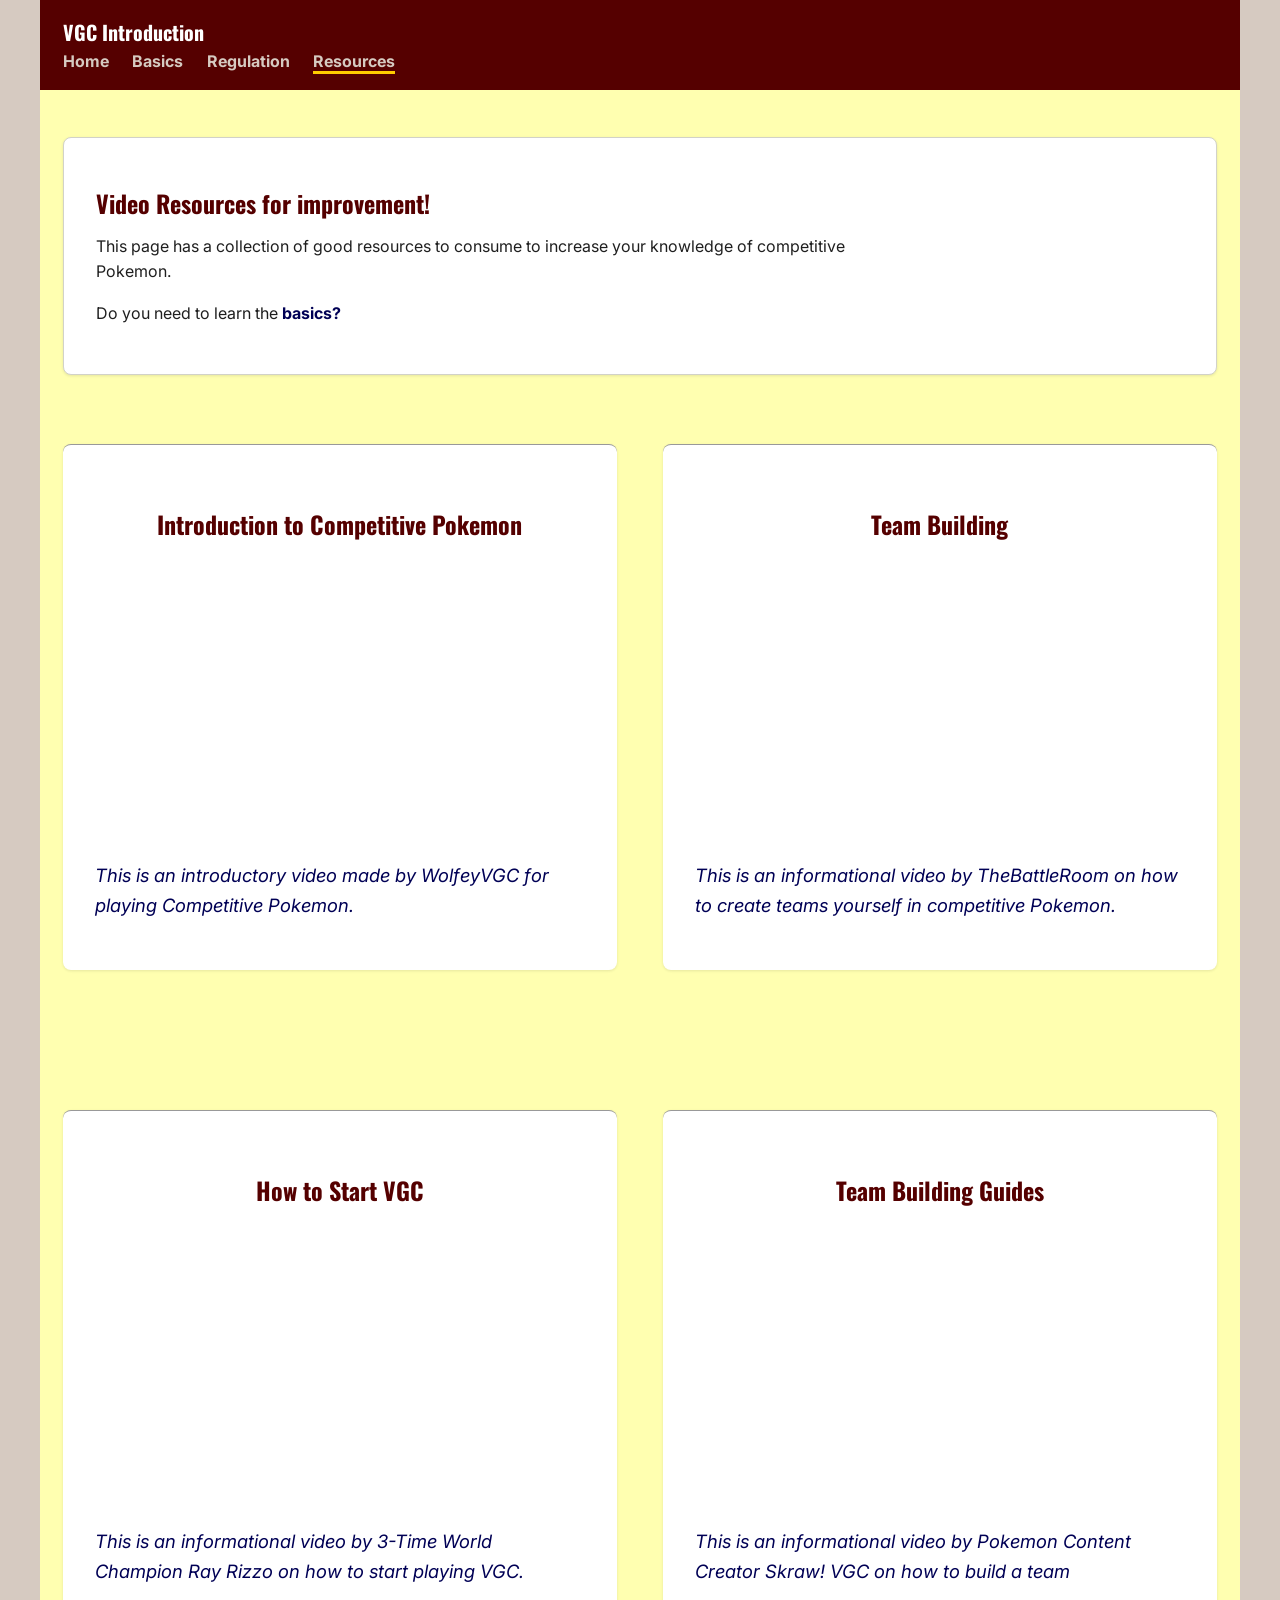
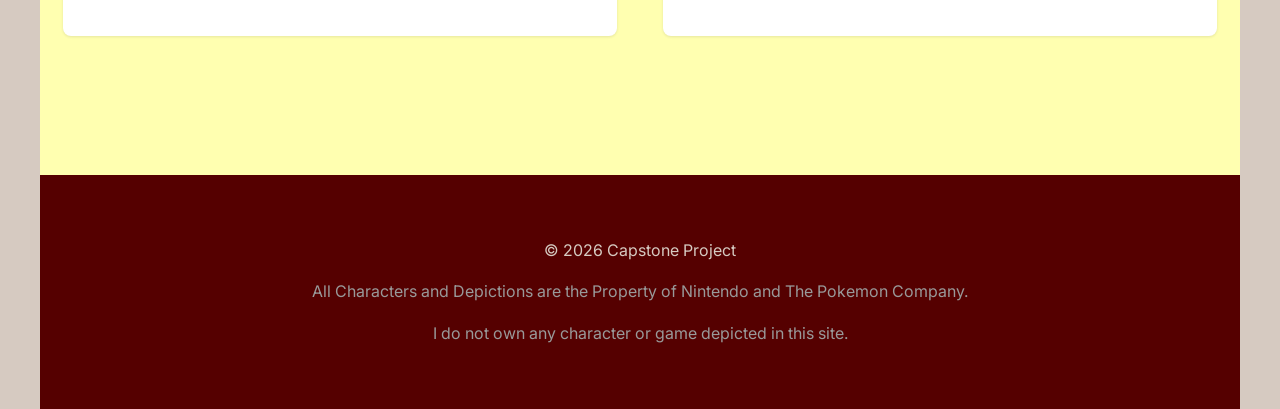
<file: resources.html>
<!doctype html>
<html lang="en">
<head>
  <meta charset="utf-8">
  <meta name="description" content="Do you want to learn more from the top trainers in the field? This page has links to videos to help you learn more about the game.">
  <meta name="author" content="Antonio Rodriguez Jr">
  <meta name="viewport" content="width=device-width, initial-scale=1">
  <title>VGC Introduction: Watch these resource videos.</title>
  <link rel="stylesheet" href="mystyles.css">
  <link rel="canonical" href="https://vgcintroduction.com/resources.html">
  <meta property="og:title" content="Competitive Pokemon VGC Video Resources">
  <meta property="og:type" content="website">
  <meta property="og:description" content="A comprehensive introduction to Pokemon VGC. These guides are given by World Champions and knowledgeable trainers.">
  <meta property="og:url" content="https://www.vgcintroduction.com">
  <meta property="og:image" content="https://www.vgcintroduction.com"> <!-- add specific image for og property -->


  <script type="application/ld+json">
  {
    "@context": "https://schema.org",
    "@type": "ItemList",
    "name": "Competitive Pokémon Video Resources",
    "description": "A collection of guides and tutorials to increase your knowledge of competitive Pokemon.",
    "itemListElement": [
      {
        "@type": "ListItem",
        "position": 1,
        "item": {
          "@type": "VideoObject",
          "name": "An Introduction to Competitive Pokemon",
          "description": "An introductory video made by WolfeyVGC for playing Competitive Pokemon.",
          "thumbnailUrl": "https://example.com",
          "uploadDate": "2026-04-01T08:00:00Z",
          "embedUrl": "https://www.youtube-nocookie.com/embed/xjX8DVfk7IY?si=Hl7BbD4qXtJ7lg2P"
        }
      },
      {
        "@type": "ListItem",
        "position": 2,
        "item": {
          "@type": "VideoObject",
          "name": "A COMPLETE Guide to Team Building in Pokémon Champions",
          "description": "An informational video by TheBattleRoom on how to create teams yourself in competitive Pokemon.",
          "thumbnailUrl": "https://example.com",
          "uploadDate": "2026-04-01T08:00:00Z",
          "embedUrl": "https://www.youtube-nocookie.com/embed/I9bXHtYnzGY?si=I6RglsebgelO90uD"
        }
      }
    ]
  } 
  </script>  
 
  
                <!-- Inter FONT NOTES
                      Source: Google Fonts
                      License: Copyright 2020 The Inter Project Authors (https://github.com/rsms/inter)
                              This Font Software is licensed under the SIL Open Font License, Version 1.1 . 
                              This license is copied below, and is also available with a FAQ at: https://openfontlicense.org 
                              SIL OPEN FONT LICENSE Version 1.1 - 26 February 2007-->

                    <!-- Oswald Font notes
                    Source: Google Fonts
                    License: Copyright 2016 The Oswald Project Authors (https://github.com/googlefonts/OswaldFont)
                              This Font Software is licensed under the SIL Open Font License, Version 1.1 . 
                              This license is copied below, and is also available with a FAQ at: https://openfontlicense.org
                              SIL OPEN FONT LICENSE Version 1.1 - 26 February 2007 -->

  <link rel="preconnect" href="https://fonts.googleapis.com">
  <link rel="preconnect" href="https://fonts.gstatic.com" crossorigin>
  <link href="https://fonts.googleapis.com/css2?family=Inter:ital,opsz,wght@0,14..32,100..900;1,14..32,100..900&family=Oswald:wght@200..700&display=swap" rel="stylesheet">
</head>
<body>
  <header>
    <div class="nav-container">
      <a class="site-logo" href="#">VGC Introduction</a>
      <nav>
        <ul class="nav-list">
          <li><a href="index.html">Home</a></li>
          <li><a href="basics.html">Basics</a></li>
          <li><a href="regulation.html">Regulation</a></li>
          <li><a aria-current="page" href="#">Resources</a></li>
          
        </ul>
      </nav>
    </div>
  </header>
  <main>
    
    <section class="resource">
        <h1>Video Resources for improvement!</h1>
        <p>This page has a collection of good resources to consume to increase your knowledge of competitive Pokemon.</p>
        <p>Do you need to learn the <a href="basics.html">basics?</a></p>
    </section>
    <article>
        <!-- Section one -->

        <!-- Media Provenance notes
        source: YouTube - uploaded by WolfeyVGC
        License: YouTube Broadcast License / Fair Use
        purpose: Supplementary content video guide for Competitive Pokemon basics. -->

        <section class="iframevid"> 
            <h2>Introduction to Competitive Pokemon</h2>
            <div class="yt-vid">
                <iframe aria-describedby="vid-desc1" width="560" height="315" src="https://www.youtube-nocookie.com/embed/xjX8DVfk7IY?si=Hl7BbD4qXtJ7lg2P" title="YouTube video player for an introduction to competitive Pokémon" frameborder="0" allow="accelerometer; autoplay; clipboard-write; encrypted-media; gyroscope; picture-in-picture; web-share" referrerpolicy="strict-origin-when-cross-origin" allowfullscreen loading="lazy"></iframe>
                <div class="fallback-text visually-hidden">
                <p>This browser does not support embedded iframe videos. Here is a direct link to the intended video:  
                    <a href="https://www.youtube.com/watch?v=xjX8DVfk7IY" target="_blank" rel="noopener">
                    WolfeyVGC - An Introduction to Competitive Pokemon
                    </a>
                </p>
                </div>
            </div>
            <p id="vid-desc1" class="vid-title">This is an introductory video made by WolfeyVGC for playing Competitive Pokemon.</p>
        </section>

        <!-- Section two -->

        <!-- Media Provenance notes
        source: YouTube - uploaded by TheBattleRoom
        License: YouTube Broadcast License / Fair Use
        purpose: Supplementary content video guide for Competitive Pokemon basics. -->

        <section class="iframevid"> 
            <h2>Team Building</h2>
            <div class="yt-vid">
                <iframe aria-describedby="vid-desc2" width="560" height="315" src="https://www.youtube-nocookie.com/embed/I9bXHtYnzGY?si=I6RglsebgelO90uD" title="YouTube video player for building a VGC Pokemon team." frameborder="0" allow="accelerometer; autoplay; clipboard-write; encrypted-media; gyroscope; picture-in-picture; web-share" referrerpolicy="strict-origin-when-cross-origin" allowfullscreen loading="lazy"></iframe>
                <div class="fallback-text visually-hidden">
                <p>This browser does not support embedded iframe videos. Here is a direct link to the intended video:  
                    <a href="https://www.youtube.com/watch?v=I9bXHtYnzGY" target="_blank" rel="noopener">
                    TheBattleRoom - A COMPLETE Guide to Team Building in Pokémon Champions
                    </a>
                </p>
                </div>
            </div>
            <p id="vid-desc2" class="vid-title">This is an informational video by TheBattleRoom on how to create teams yourself in competitive Pokemon.</p>
        </section>



        <!-- Media Provenance notes
        source: YouTube - uploaded by Ray Rizzo
        License: YouTube Broadcast License / Fair Use
        purpose: Supplementary content video guide for Competitive Pokemon basics. -->
        <section class="iframevid"> 
            <h2>How to Start VGC</h2>
            <div class="yt-vid">
                <iframe aria-describedby="vid-desc3" width="560" height="315" src="https://www.youtube-nocookie.com/embed/7rMHWR9pFwU?si=0wecyshhhWyRqoxi" title="YouTube video player for starting playing Pokemon Champions" frameborder="0" allow="accelerometer; autoplay; clipboard-write; encrypted-media; gyroscope; picture-in-picture; web-share" referrerpolicy="strict-origin-when-cross-origin" allowfullscreen loading="lazy"></iframe>
                <div class="fallback-text visually-hidden">
                <p>This browser does not support embedded iframe videos. Here is a direct link to the intended video:  
                    <a href="https://www.youtube.com/watch?v=7rMHWR9pFwU" target="_blank" rel="noopener">
                    Ray Rizzo - How to Start Competitive Pokemon VGC
                    </a>
                </p>
                </div>
            </div>
            <p id="vid-desc3" class="vid-title">This is an informational video by 3-Time World Champion Ray Rizzo on how to start playing VGC.</p>
        </section>

        <!-- Media Provenance notes
        source: YouTube - uploaded by Skraw! VGC
        License: YouTube Broadcast License / Fair Use
        purpose: Supplementary content video guide for Competitive Pokemon basics. -->
        <section class="iframevid"> 
            <h2>Team Building Guides</h2>
            <div class="yt-vid">
                <iframe aria-describedby="vid-desc4" width="560" height="315" src="https://www.youtube-nocookie.com/embed/X2irT53Dhhc?si=ZQkzNUbAw47idJQX" title="YouTube video player for team building in Pokemon Champions by Skraw! VGC" frameborder="0" allow="accelerometer; autoplay; clipboard-write; encrypted-media; gyroscope; picture-in-picture; web-share" referrerpolicy="strict-origin-when-cross-origin" allowfullscreen loading="lazy"></iframe>
                <div class="fallback-text visually-hidden">
                <p>This browser does not support embedded iframe videos. Here is a direct link to the intended video:  
                    <a href="https://www.youtube.com/watch?v=7rMHWR9pFwU" target="_blank" rel="noopener">
                    Skraw! VGC - Team Building Basics For Pokémon Champions
                    </a>
                </p>
                </div>
            </div>
            <p id="vid-desc4" class="vid-title">This is an informational video by Pokemon Content Creator Skraw! VGC on how to build a team</p>
        </section>
    </article>
  </main>
  <footer>
    <p class="text-center">&copy; 2026 Capstone Project</p>
    <p class="text-center muted">All Characters and Depictions are the Property of Nintendo and The Pokemon Company.</p>
    <p class="text-center muted">I do not own any character or game depicted in this site.</p>
  </footer>
</body>
</html>
</file>
<file: mystyles.css>
/* This is the CSS Architecture for Capstone Project GIT 414 by Antonio Rodriguez Jr 9/7/2026*/
@font-face {
  font-family: 'Inter-Fallback';
  src: local(Arial);
  font-style: normal;
  font-weight: 400;
  font-display: fallback;
  ascent-override: 95%;
  descent-override: 25%;
  line-gap-override: 0%;
  size-adjust: 107%;
}



@font-face {
  font-family: 'Oswald-Fallback';
  src: local('Arial Narrow');
  font-style: normal;
  font-weight: 700;
  font-display: fallback;
  ascent-override: 112%;
  descent-override: 28%;
  line-gap-override: 0%;
  size-adjust: 87%;
}

@layer reset, base, layout, components, utilities, overrides;

@layer reset {
  *,
  *::before,
  *::after {
    box-sizing: border-box;
  }

  body{
    margin:0;
  }

  table{
    border-collapse: collapse;
    border-spacing: 0;
    inline-size: 100%;
  }

  img{
    max-inline-size: 100%;
    display: block;
    height: auto;
    object-fit: cover;
  }
}

@layer base {
  :root {
    /* Add design tokens here. */

    /* colors  */
    --primary-color:#550000;
    --accent-color:#000055;
    --background-color: #d6cac1;
    --card-color: #ffffff;
    --font-text-color: #1f1f1f;
    --highlight-color: #ffcc00;
    --main-bg-color: #ffffb0;
    --print-black: #000000;
    --disabled-option-color: #999999;



    /* font properties  */
    --font-family: 'Inter', 'Inter-Fallback', system-ui, -apple-system, BlinkMacSystemFont, Helvetica, sans-serif;
    --headings: 'Oswald', 'Oswald-Fallback', 'Impact', sans-serif;
    --font-size-sm: 1rem;
    --font-size-md: 1.15rem;
    --font-size-lg: 1.25rem;


    /* line height */
    --line-height-body: 1.6;
    --line-height-headings: 1.15;

    --measure: 68ch;

    /* padding and spacing properties  */
    --space-xs: clamp(0.25rem, 0.2rem + 0.25vw, 0.5rem);
    --space-sm: clamp(0.75rem, 0.65rem + 0.5vw, 1rem);
    --space-md: clamp(1rem, 0.85rem + 0.75vw, 1.5rem);
    --space-lg: clamp(1.5rem, 1.35rem + 1vw, 2rem);
    --space-xl: clamp(2rem, 1.7rem + 1.5vw, 3rem);

    /* box and radius tokens  */
    --radius: 8px;
    --border: 1px solid #d2d2c8;
    --box-shadow-sm: 0 1px 3px rgba(0,0,0,0.1);
    --box-shadow-md: 0 4px 10px rgba(0,0,0, 0.2);

    /* focus styles  */
    --focus-style: 3px solid var(--accent-color);

    /* card specific styles  */
    --card-padding: var(--space-md);
    --card-gap: var(--space-sm);
}

 body {
    max-inline-size: 1200px;
    margin-inline: auto;
    font-family: var(--font-family);
    font-size: var(--font-size-sm);
    line-height: var(--line-height-body);
    background-color: var(--background-color);
    color: var(--font-text-color);
  }

  h1, h2, h3, caption{
    font-family: var(--headings);
    font-weight: 700;
    color: var(--primary-color);
    margin-block-end: var(--space-sm);
    line-height: var(--line-height-headings);
  }

  a{
    font-weight: 700;
    color: var(--accent-color);
    text-decoration: none;
  }

  :focus-visible{
    outline: var(--focus-style);
    outline-offset: 3px;
  }

  main{
    background-color: var(--main-bg-color);
  }
  p{
    max-inline-size: var(--measure);
    margin-inline: auto;
  }
  picture{
    display: block;
    max-width: 100%;
  }
}

@layer layout {
  /* Add page-level layout and composition classes here. */

  section{
    inline-size: 100%;
    margin-block-end: var(--space-md);
  }

  header{
    background-color: var(--primary-color);
    padding-block: var(--space-sm);
    padding-inline: var(--space-md);
  } 

  .nav-list{
    display: flex;
    flex-wrap: wrap;
    gap: var(--space-md);
    list-style: none;
    margin: 0;
    padding: 0;
  }

  .nav-list a{
    text-decoration: none;
    color: var(--background-color);
    font-weight: 700;
  }


  main{
    padding-inline: var(--space-md);
    padding-block: var(--space-xl);
  }

  /* responsiveness layout choices */

  article{
    display: grid;
    grid-template-columns: repeat(auto-fit, minmax(min(400px, 100%), 1fr));
    gap: var(--space-xl);
    align-items: center;
    margin-block-end: var(--space-xl);
  }

  .card-grid{
    display: grid;
    grid-template-columns: repeat(4, minmax(0, 1fr));
    gap: var(--space-md);
    container-type: inline-size;
    container-name: card-grid-container;
  }

  .content-grid{
    display: grid;
    grid-template-columns: repeat(2, minmax(0, 1fr));
    gap: var(--space-xl);
    align-items: stretch;
    margin-block-end: var(--space-xl);
  }

  .how2, .calndr, .curr-reg, .team-arch, .chart{
    grid-column: 1 / -1;
  }

  .top-pkmn{
    grid-column: 1;
   } 

  .top-teams{
    grid-column: 2;
   }
  
  .how2 p, .curr-reg p, .content-grid p, .arch-list p, .team-arch p, .resource p{
    margin-inline: 0;
    max-inline-size: 80ch;
  }

  .content1 p, .main-content p{
    margin-inline: 0;
  }

  .top-teams h3, .top-pkmn h3{
    padding-block-start: var(--space-sm);
  }

  footer{
    margin-block-start: 0; 
    padding-block: var(--space-xl); 
    padding-inline: var(--space-xl);
    background-color: var(--primary-color); 
    color: var(--background-color);
  }

  .group{
    display: grid;
    grid-template-columns: repeat(2, 1fr);
    gap: var(--space-lg);
    grid-template-areas: "content image";
    align-items: center;
  }

  .tips-tricks{
    grid-area: content;
  }

  .image{
    grid-area: image;
    display: flex;
    justify-content: center;
    align-items: center;
  }


  .image img{
    border-radius: var(--radius);
    max-width: 100%;
    height: auto;
  }


}

@layer components {
  /* Add reusable components such as buttons, cards, callouts, and forms here. */
  @container card-grid-container (min-width: 500px) {
    .card {
      display: flex;
      flex-direction: column;
      gap: var(--card-gap);
      padding: var(--card-padding);
      background-color: var(--card-color);
      border-radius: var(--radius);
      align-items: stretch;
      border: 2px solid var(--primary-color);
      box-shadow: var(--box-shadow-md);
    }

    .card img {
      border-radius: var(--radius);
      max-width: 100%;
    }

    .card .button{
      margin-block-start: auto;
      align-self: flex-start;
    }
 }

  .arch-list img, .type-advt img{
    border-radius: var(--radius);
    max-width: 100%;
  }


 /* embedded iframe and surrounding paragraph text styles */

 .iframevid {
    display: flex;
    flex-direction: column; 
    align-items: center;    
    justify-content: center;          
    margin-block: var(--space-xl); 
    background-color: var(--card-color);
    padding: var(--space-lg);
    padding-block-start: var(--space-xl);
    border-block-start: 1px solid var(--disabled-option-color);
    border-radius: var(--radius);
    box-shadow: var(--box-shadow-sm);
    container-type: inline-size;
    container-name: section-container;  
  }

  .content-grid section, .resource{
    background-color: var(--card-color);
    padding: var(--space-lg);
    border: var(--border);
    border-radius: var(--radius);
    box-shadow: var(--box-shadow-sm);
    container-type: inline-size;
    container-name: section-container;
  }

  .yt-vid {  
    max-width: 100%;        
  }

  iframe {
    max-width: 100%;
    height: auto;
    aspect-ratio: 16 / 9; 
  }

  .fallback-text {
    margin-top: var(--space-sm);
    font-size: var(--font-size-sm);
  }

  .fallback-text a {
    text-decoration: underline;
  }

  .vid-title{
    font-size: var(--font-size-md);       
    font-style: italic;                   
    color: var(--accent-color);          
    margin-block-start: var(--space-md); 
    max-inline-size: var(--measure);  
  }

  /* emphasis on key words */
  .choice{
    font-style: italic;
    font-weight: 700;
  }

  /* styles for team archetype list */
  .arch-list{
    display: grid;
    grid-template-columns: 1fr 1fr;
    gap: var(--space-lg);
    align-items: start;
  }

  .arch-list ul {
    margin: 0;
    padding: var(--space-md);
    font-size: var(--font-size-lg);
    color:var(--accent-color);
    border: 2px solid var(--primary-color);
    border-radius: var(--radius);
    max-width: 100%;
    list-style-type: square;
    list-style-position: inside;  
    box-sizing: border-box;
  }

  .arch-details{
    display: flex;
    flex-direction: column;
    gap: var(--space-sm);
  }

  .arch-list p{
    max-inline-size: 50ch;
  }

  .button {
    display: inline-block;
    padding: var(--space-xs) var(--space-sm);
    border: 2px solid var(--print-black);
    border-radius: var(--radius);
    background-color: var(--primary-color);
    color: var(--card-color);
    font-weight: 700;
    text-decoration: none;
  }

  
  .callout h3{
    font-style: italic;
  }

  .callout{
    padding-block: var(--space-md);
    padding-inline: var(--space-md);
    border-inline-start: 5px solid var(--accent-color);
    background-color: var(--card-color);
    margin-block-start: var(--space-sm);
  }

  .site-logo {
    font-family: var(--headings);
    color: var(--card-color);
    font-size: var(--font-size-lg);
    text-decoration: none;
  }

  .content1, .main-content{
    padding: var(--space-sm);
    background-color: var(--card-color);
    border-radius: var(--radius);
    border: 2px solid var(--primary-color);
    box-shadow: var(--box-shadow-md);
  }


  /* table styles for responsiveness and design */
  
  .tablewrapper{
    overflow-x: auto;
    display: block;
  }

  .tablewrapper table{
    width: 100%;
    border-collapse: collapse;
    font-size: var(--font-size-sm);
  }

  .tablewrapper caption {
    padding-block-end: var(--space-sm);
    font-size: var(--font-size-lg);
    font-family: var(--headings);
    text-align: left;
    background-color: var(--card-color);
    margin-bottom: 0;
  }

  .tablewrapper th {
    background-color: var(--primary-color);
    color: var(--card-color);
    font-family: var(--headings);
    font-weight: 600;
    text-transform: uppercase;
    padding: var(--space-sm) var(--space-md);
    text-align: left;
  }

  .tablewrapper td {
    padding: var(--space-sm);
    color: var(--font-text-color);
    border-bottom: 1px solid var(--disabled-option-color);
    transition: background-color 0.15s ease;
  }

  .tablewrapper tbody tr:nth-child(even) {
    background-color: var(--main-bg-color);
  }

  .tablewrapper tbody tr:last-child td {
    border-bottom: none;
  }

  @container section-container (max-width: 600px){
    .tablewrapper table{
      font-size: 0.85rem;
    }

    .tablewrapper th,.tablewrapper td{
      padding: var(--space-xs);
    }

  }



  /* highlighting the first section of descriptive content on regulation.html */
  .curr-reg{
    border: 2px solid var(--primary-color);
    box-shadow: var(--box-shadow-md);
  }

   /* states  */

  nav a:hover{
    color: var(--accent-color);
    filter: brightness(1.5);
  }

  nav a[aria-current="page"]{
    color: var(--background-color);
    border-bottom: 3px solid var(--highlight-color);
  }

  nav a[aria-current="page"]:hover{
    color: var(--accent-color);
  }

  .tablewrapper tbody tr:hover td {
    background-color: var(--highlight-color) ;
  }

  /* hover styles for button */
  .button:hover{
    background-color: var(--card-color);
    color: var(--accent-color);
  }

  .button:active{
    transform: translateY(2px);
  }
  
}

@layer utilities {

  .visually-hidden {
    position: absolute;
    inline-size: 1px;
    block-size: 1px;
    overflow: hidden;
    clip: rect(0, 0, 0, 0);
    white-space: nowrap;
    clip-path: inset(50%);
  }

  .text-center{
    text-align: center;
  }

  .muted{
    color: var(--disabled-option-color);
  }

  .disabled{
    color: var(--disabled-option-color);
    opacity: 0.6;
  }

   @supports not(grid-template-rows: subgrid){
    .card{
      display: flex;
      flex-direction: column;
      justify-content: space-between;
    }
  }
}

@layer overrides {
  /* Keep this layer small. Use it only for intentional exceptions. */

  /* to check layout issues
  *{
    outline: 1px solid rgba(255,0,0,0.4) !important;
  }

  to check if text around image looks good or is bleeding over into the image space
  img{
    opacity: 0.5 !important
  }

  to test for contrast and readability
  body, body *{
    color: #000 !important;
    background-color: #fff !important;
  } */
}

@media print {
  /* Add print improvements here. */
  body{
    background-color: var(--card-color);
    color: var(--print-black);
    max-inline-size: 100%;
    font-size: .9rem;
  }


  h1 {
    font-size: var(--font-size-lg);
  }

  h2, caption {
    font-size: var(--font-size-md);
  }

  h3 {
    font-size: var(--font-size-sm);
  }

  header, nav, footer, .button, :focus-visible{
    display: none;
  }


  main {
    background-color: transparent;
  }

  article{
    display: flex;
    gap: var(--space-lg);
    margin-block-end: var(--space-lg);
    break-inside: avoid;
  }

  article img{
    max-inline-size: 250px;
    height: auto;
  }

  .card-grid{
    grid-template-columns: repeat(4, 1fr);
    gap: var(--space-xs);
    break-inside: avoid;
  }

  .card{
    background-color: #ffffff;
    border: 1px solid var(--print-black);
    box-shadow: none; 
    transform: none;
    padding: var(--space-xs);
  }

  a {
    color: var(--print-black);
    text-decoration: underline;
  }
  
}

/* media queries for grids and content */


  @media(max-width: 950px){

    /* To help fix the responsiveness of the tables and content sections for basics.html and regulation.html */
    .team-arch, 
    .top-teams,
    .how2, 
    .curr-reg, 
    .top-pkmn, 
    .calndr {
      grid-column: 1 / -1;
    }

    article{
      grid-template-columns: 1fr;
      gap: var(--space-lg);
    }

    .section1 article{
      grid-template-areas: "image" "content";
    }

    .section1 article .content1{
      grid-area: content;
    }

    .section1 article picture{
      grid-area: image;
      justify-self: center;
      width: 100%;
      max-width: 600px;
    }

    .card-grid{
      grid-template-columns: repeat(2, 1fr);
    }

    .content-grid{
      grid-template-columns: 1fr;
      gap: var(--space-lg);
    }

    .group{
      grid-template-columns: 1fr;
      grid-template-areas: "content"
                            "image";
      gap: var(--space-md);
    }

    .image img{
      max-width: 100%;
    }
    
}

@media(max-width: 600px){
   .arch-list, .card-grid, .content-grid{
      grid-template-columns: 1fr;
    }

    .nav-container{
      display: flex;
      flex-direction: column;
      gap: var(--space-sm);
      text-align: center;
    }

  }

 
/* 
dark mode preferred style choices */
@media(prefers-color-scheme: dark){
    :root{
      --background-color: #121212;
      --card-color: #2a2a2a;
      --font-text-color: #ededed;
      --border: 1px solid #444444;
      --main-bg-color: #1f1f1f;
      --highlight-color: #5e5e5e;
      --focus-style: 3px solid #ffffff;

    }

    h1,h2,h3,caption{
      color: #ff6666;
    }

    .nav-list a, .site-logo, .content1 a, .text-center, .vid-title, .arch-list li, th, .button{
      color: var(--font-text-color);
    }

    a{
      color: #00ffff;
    }
    
  }
</file>
